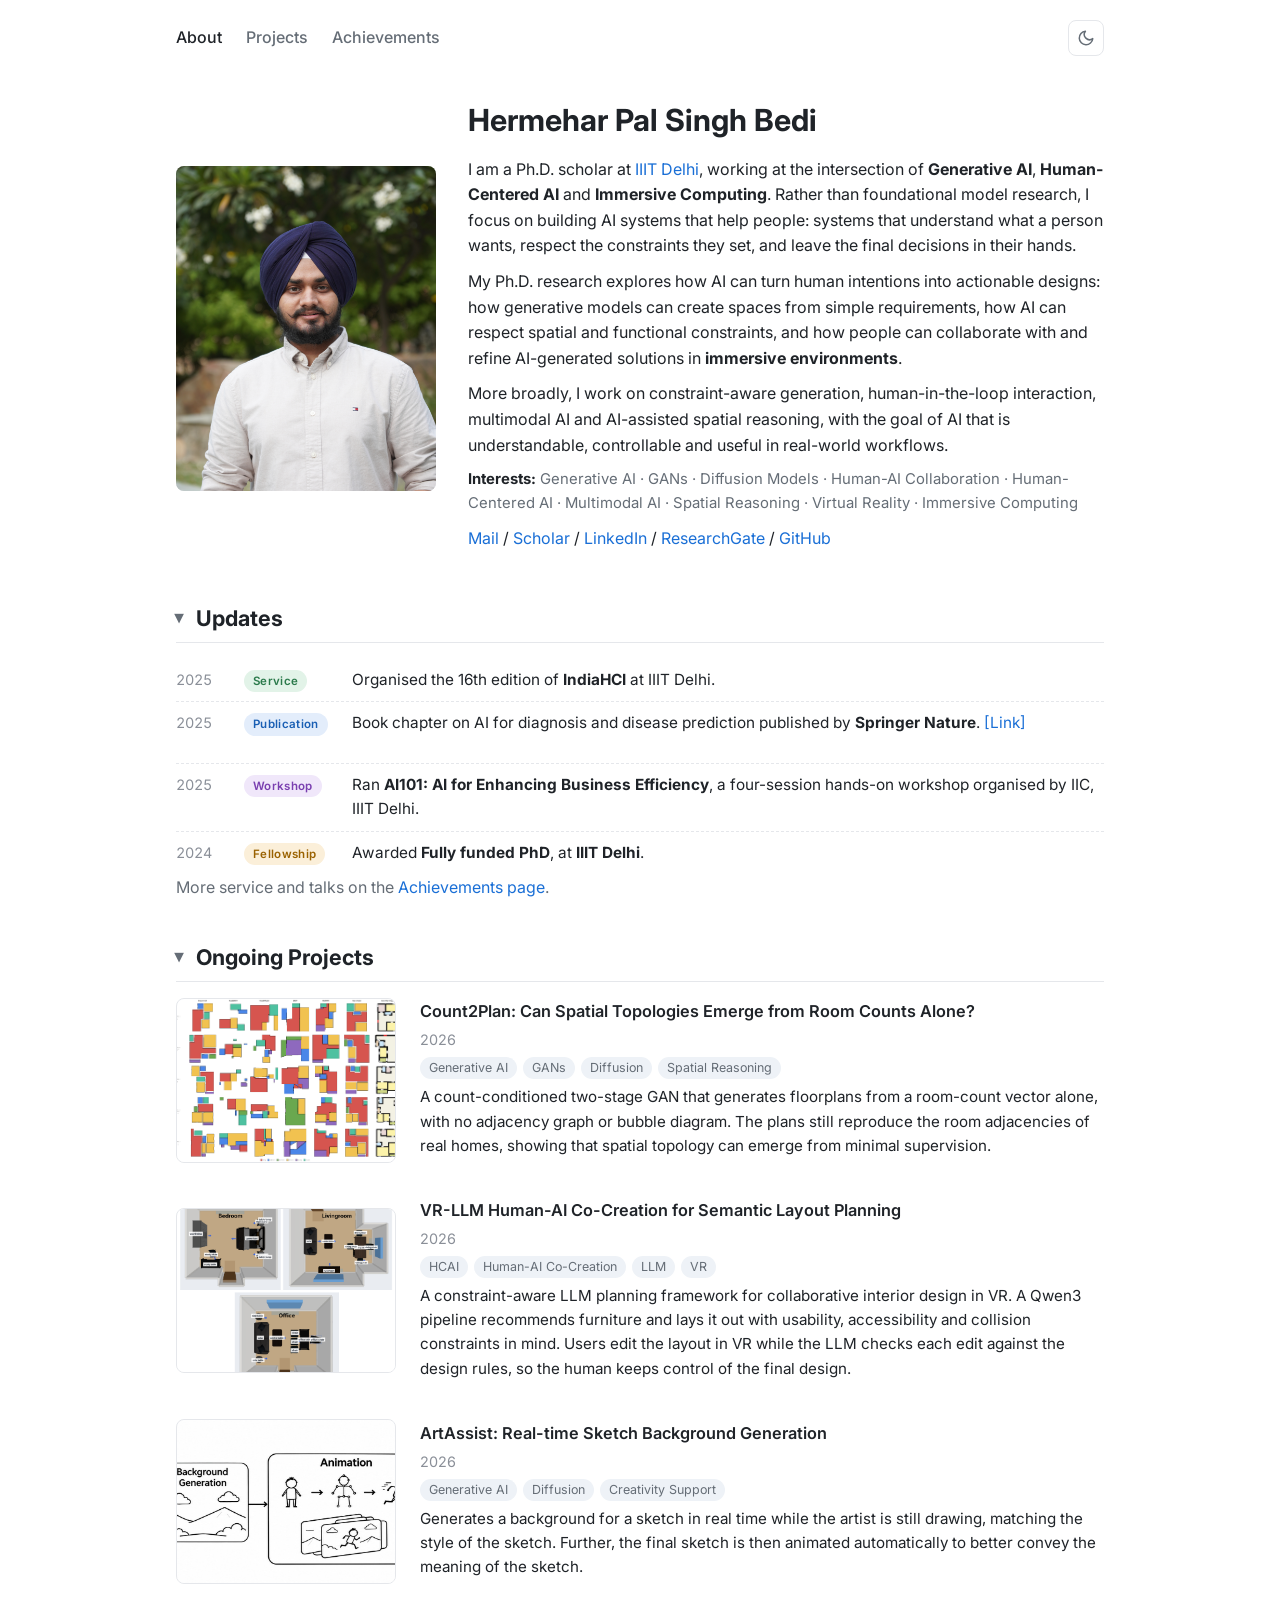
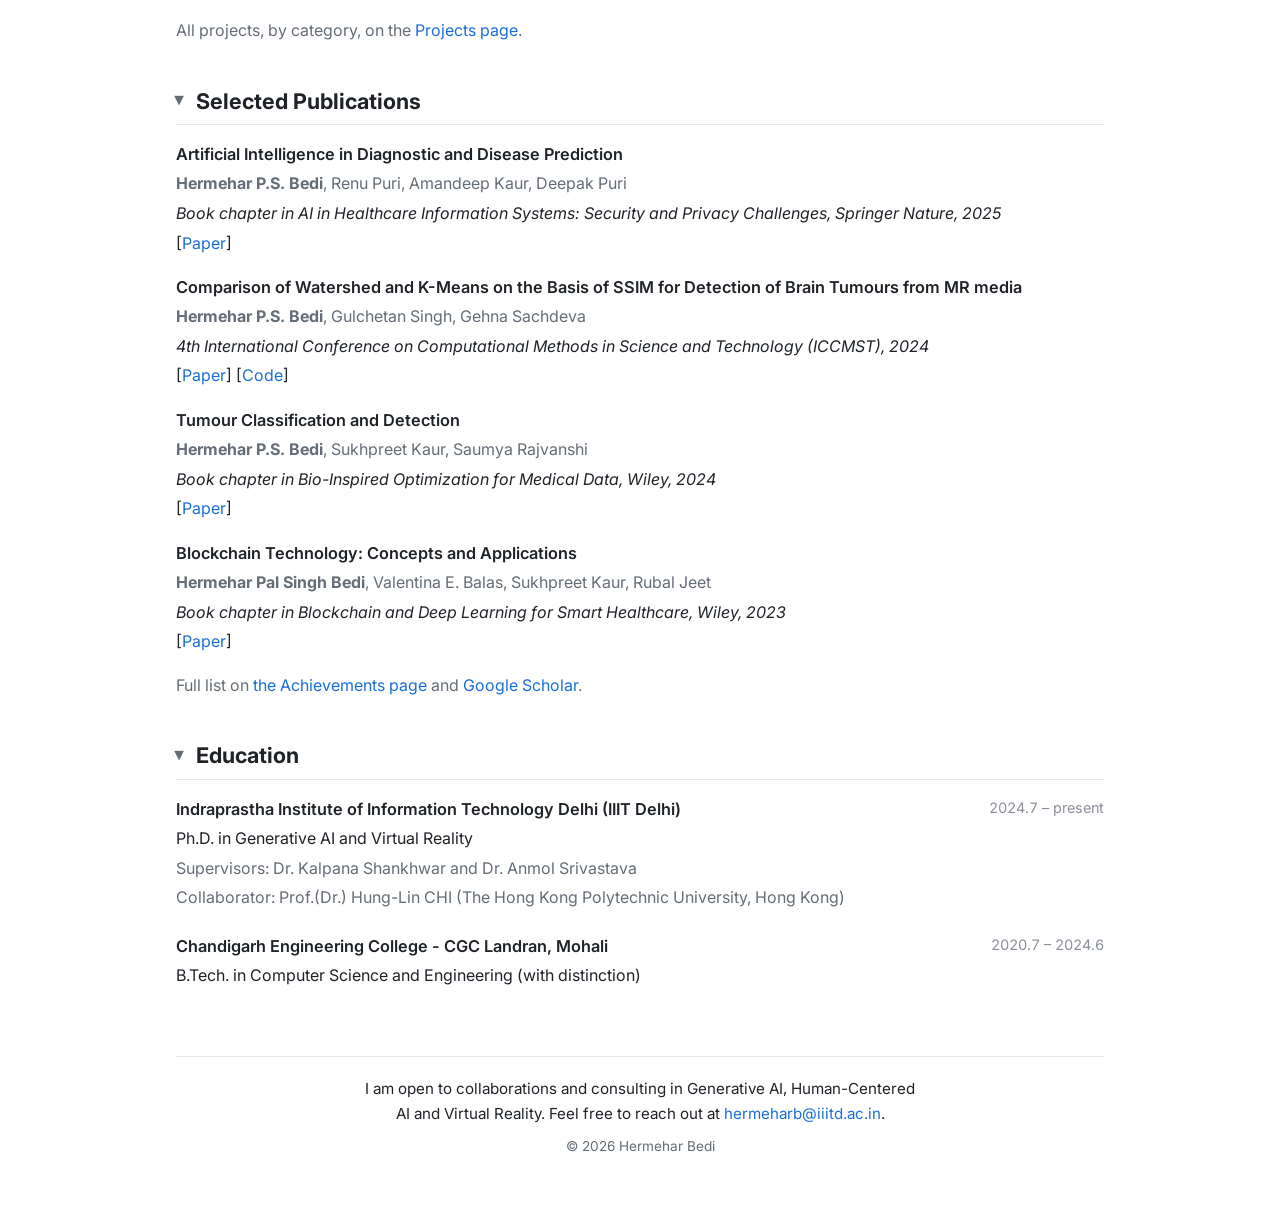
<file: index.html>
<!DOCTYPE html>
<html lang="en">
<head>
  <meta charset="utf-8">
  <meta name="viewport" content="width=device-width, initial-scale=1">
  <title>Hermehar Bedi</title>
  <meta name="description" content="Hermehar Pal Singh Bedi, PhD scholar at IIIT Delhi working on generative AI, human-centered AI and immersive computing.">
  <link rel="preconnect" href="https://fonts.googleapis.com">
  <link href="https://fonts.googleapis.com/css2?family=Inter:wght@400;500;600;700&display=swap" rel="stylesheet">
  <link rel="stylesheet" href="style.css">
  <script src="theme.js"></script>
</head>
<body>
<nav>
  <a href="index.html" class="active">About</a>
  <a href="projects.html">Projects</a>
  <a href="achievements.html">Achievements</a>
  <button id="theme-toggle" class="theme-toggle" type="button" aria-label="Toggle theme">
    <svg class="moon" viewBox="0 0 24 24" fill="none" stroke="currentColor" stroke-width="2" stroke-linecap="round" stroke-linejoin="round"><path d="M21 12.8A9 9 0 1 1 11.2 3a7 7 0 0 0 9.8 9.8z"/></svg>
    <svg class="sun" viewBox="0 0 24 24" fill="none" stroke="currentColor" stroke-width="2" stroke-linecap="round" stroke-linejoin="round"><circle cx="12" cy="12" r="4"/><path d="M12 2v2M12 20v2M4.9 4.9l1.4 1.4M17.7 17.7l1.4 1.4M2 12h2M20 12h2M4.9 19.1l1.4-1.4M17.7 6.3l1.4-1.4"/></svg>
  </button>
</nav>
<main>

  <!-- ============ HEADER ============ -->
  <header class="profile">
    <img class="avatar" id="avatar" src="media/profile.jpeg" alt="Hermehar Bedi"
         onerror="this.style.visibility='hidden'">
    <div>
      <h1>Hermehar Pal Singh Bedi</h1>
      <p>
        I am a Ph.D. scholar at <a href="https://www.iiitd.ac.in/">IIIT Delhi</a>, working at the
        intersection of <b>Generative AI</b>, <b>Human-Centered AI</b> and <b>Immersive Computing</b>.
        Rather than foundational model research, I focus on building AI systems that help people:
        systems that understand what a person wants, respect the constraints they set,
        and leave the final decisions in their hands.
      </p>
      <p>
        My Ph.D. research explores how AI can turn human intentions into actionable designs: how generative models 
        can create spaces from simple requirements, how AI can respect spatial and functional constraints, and 
        how people can collaborate with and refine AI-generated solutions in <b>immersive environments</b>.
      </p>
      <p>
        More broadly, I work on constraint-aware generation, human-in-the-loop interaction,
        multimodal AI and AI-assisted spatial reasoning, with the goal of AI that is understandable,
        controllable and useful in real-world workflows.
      </p>
      <p class="interests">
        <b>Interests:</b> Generative AI · GANs · Diffusion Models · Human-AI Collaboration ·
        Human-Centered AI · Multimodal AI · Spatial Reasoning · Virtual Reality · Immersive Computing
      </p>
      <p class="links">
        <a href="mailto:hermeharb@iiitd.ac.in">Mail</a> /
        <a href="https://scholar.google.co.in/citations?user=ZLsvrkQAAAAJ&hl=en">Scholar</a> /
        <a href="https://www.linkedin.com/in/hermeharbedi">LinkedIn</a> /
        <a href="https://www.researchgate.net/profile/Hermehar-Bedi">ResearchGate</a> /
        <a href="https://github.com/hermeharbedi/Hermehar">GitHub</a> <!-- TODO: confirm username -->
      </p>
    </div>
  </header>

  <!-- ============ UPDATES ============ -->
  <details open>
    <summary>Updates</summary>
    <ul class="news">
      <li>
        <span class="date">2025</span>
        <span class="badge service">Service</span>
        <span class="text">Organised the 16th edition of <b>IndiaHCI</b> at IIIT Delhi.</span>
      </li>
      <li>
        <span class="date">2025</span>
        <span class="badge pub">Publication</span>
        <span class="text">Book chapter on AI for diagnosis and disease prediction published by
          <b>Springer Nature</b>. <a href="https://doi.org/10.1007/978-3-031-84404-1_2">[Link]</a></span>
      </li>
      <li>
        <span class="date">2025</span>
        <span class="badge talk">Workshop</span>
        <span class="text">Ran <b>AI101: AI for Enhancing Business Efficiency</b>, a four-session
          hands-on workshop organised by IIC, IIIT Delhi.</span>
      </li>
      <li>
        <span class="date">2024</span>
        <span class="badge award">Fellowship</span>
        <span class="text">Awarded <b>Fully funded PhD</b>, at <b>IIIT Delhi</b>.</span>
      </li>
    </ul>
    <p class="more">More service and talks on the <a href="achievements.html">Achievements page</a>.</p>
  </details>

  <!-- ============ PROJECTS ============ -->
  <details open>
    <summary>Ongoing Projects</summary>

    <div class="project">
      <div class="thumb">
        <span>Count2Plan</span>
        <img src="media/count2plan.png" alt="Generated floorplans" onerror="this.remove()">
      </div>
      <div class="body">
        <h3>Count2Plan: Can Spatial Topologies Emerge from Room Counts Alone?</h3>
        <p class="meta">2026
        <p class="tags"><span>Generative AI</span><span>GANs</span><span>Diffusion</span><span>Spatial Reasoning</span></p>
        <p class="desc">A count-conditioned two-stage GAN that generates floorplans from a room-count
          vector alone, with no adjacency graph or bubble diagram. The plans still reproduce the room
          adjacencies of real homes, showing that spatial topology can emerge from minimal supervision.</p>
      </div>
    </div>

    <div class="project">
      <div class="thumb">
        <span>VR-LLM Co-Creation</span>
        <img src="media/vr-llm-cocreation.png" alt="Furnished 3D room layout" onerror="this.remove()">
      </div>
      <div class="body">
        <h3>VR-LLM Human-AI Co-Creation for Semantic Layout Planning</h3>
        <p class="meta">2026</p>
        <p class="tags"><span>HCAI</span><span>Human-AI Co-Creation</span><span>LLM</span><span>VR</span></p>
        <p class="desc">A constraint-aware LLM planning framework for collaborative interior design in
          VR. A Qwen3 pipeline recommends furniture and lays it out with usability, accessibility and
          collision constraints in mind. Users edit the layout in VR while the LLM checks each edit
          against the design rules, so the human keeps control of the final design.</p>
      </div>
    </div>

    <div class="project">
      <div class="thumb">
        <span>ArtAssist</span>
        <img src="media/intro.jpeg" alt="ArtAssist sketch background generation" onerror="this.remove()">
      </div>
      <div class="body">
        <h3>ArtAssist: Real-time Sketch Background Generation</h3>
        <p class="meta">2026</p>
        <p class="tags"><span>Generative AI</span><span>Diffusion</span><span>Creativity Support</span></p>
        <p class="desc">Generates a background for a sketch in real time while the artist is still
        drawing, matching the style of the sketch. Further, the final sketch is then animated automatically to better convey the meaning of the sketch.</p>
      </div>
    </div>

    <p class="more">All projects, by category, on the <a href="projects.html">Projects page</a>.</p>
  </details>

  <!-- ============ PUBLICATIONS ============ -->
  <details open>
    <summary>Selected Publications</summary>

    <div class="pub">
      <h3>Artificial Intelligence in Diagnostic and Disease Prediction</h3>
      <p class="authors"><b>Hermehar P.S. Bedi</b>, Renu Puri, Amandeep Kaur, Deepak Puri</p>
      <p class="venue">Book chapter in <i>AI in Healthcare Information Systems: Security and Privacy Challenges</i>, Springer Nature, 2025</p>
      <p class="links">[<a href="https://doi.org/10.1007/978-3-031-84404-1_2">Paper</a>]</p>
    </div>

    <div class="pub">
      <h3>Comparison of Watershed and K-Means on the Basis of SSIM for Detection of Brain Tumours from MR media</h3>
      <p class="authors"><b>Hermehar P.S. Bedi</b>, Gulchetan Singh, Gehna Sachdeva</p>
      <p class="venue">4th International Conference on Computational Methods in Science and Technology (ICCMST), 2024</p>
      <p class="links">[<a href="https://doi.org/10.1201/9781003561651-4">Paper</a>] [<a href="https://github.com/hermeharbedi/Comparison-of-Watershed-and-K-Means-on-basis-of-SSIM-for-detection-of-Brain-Tumours-from-MR-media">Code</a>]</p>
    </div>

    <div class="pub">
      <h3>Tumour Classification and Detection</h3>
      <p class="authors"><b>Hermehar P.S. Bedi</b>, Sukhpreet Kaur, Saumya Rajvanshi</p>
      <p class="venue">Book chapter in <i>Bio-Inspired Optimization for Medical Data</i>, Wiley, 2024</p>
      <p class="links">[<a href="https://doi.org/10.1002/9781394214211.ch4">Paper</a>]</p>
    </div>

    <div class="pub">
      <h3>Blockchain Technology: Concepts and Applications</h3>
      <p class="authors"><b>Hermehar Pal Singh Bedi</b>, Valentina E. Balas, Sukhpreet Kaur, Rubal Jeet</p>
      <p class="venue">Book chapter in <i>Blockchain and Deep Learning for Smart Healthcare</i>, Wiley, 2023</p>
      <p class="links">[<a href="https://doi.org/10.1002/9781119792406.ch1">Paper</a>]</p>
    </div>

    <p class="more">Full list on <a href="achievements.html#publications">the Achievements page</a> and
      <a href="https://scholar.google.co.in/citations?user=ZLsvrkQAAAAJ&hl=en">Google Scholar</a>.</p>
  </details>

  <!-- ============ EDUCATION ============ -->
  <details open>
    <summary>Education</summary>
    <div class="edu">
      <div>
        <h3>Indraprastha Institute of Information Technology Delhi (IIIT Delhi)</h3>
        <p>Ph.D. in Generative AI and Virtual Reality</p>
        <p class="muted">Supervisors: Dr. Kalpana Shankhwar and Dr. Anmol Srivastava</p>
        <p class="muted">Collaborator: Prof.(Dr.) Hung-Lin CHI (The Hong Kong Polytechnic University, Hong Kong)</p>
      </div>
      <span class="date">2024.7 – present</span>
    </div>
    <div class="edu">
      <div>
        <h3>Chandigarh Engineering College - CGC Landran, Mohali</h3>
        <p>B.Tech. in Computer Science and Engineering (with distinction)</p>
      </div>
      <span class="date">2020.7 – 2024.6</span>
    </div>
  </details>

  <footer>
    <p class="collab">I am open to collaborations and consulting in Generative AI, Human-Centered AI
      and Virtual Reality. Feel free to reach out at
      <a href="mailto:hermeharb@iiitd.ac.in">hermeharb@iiitd.ac.in</a>.</p>
    <p>© 2026 Hermehar Bedi</p>
  </footer>
</main>
<script src="profile.js"></script>
</body>
</html>
</file>
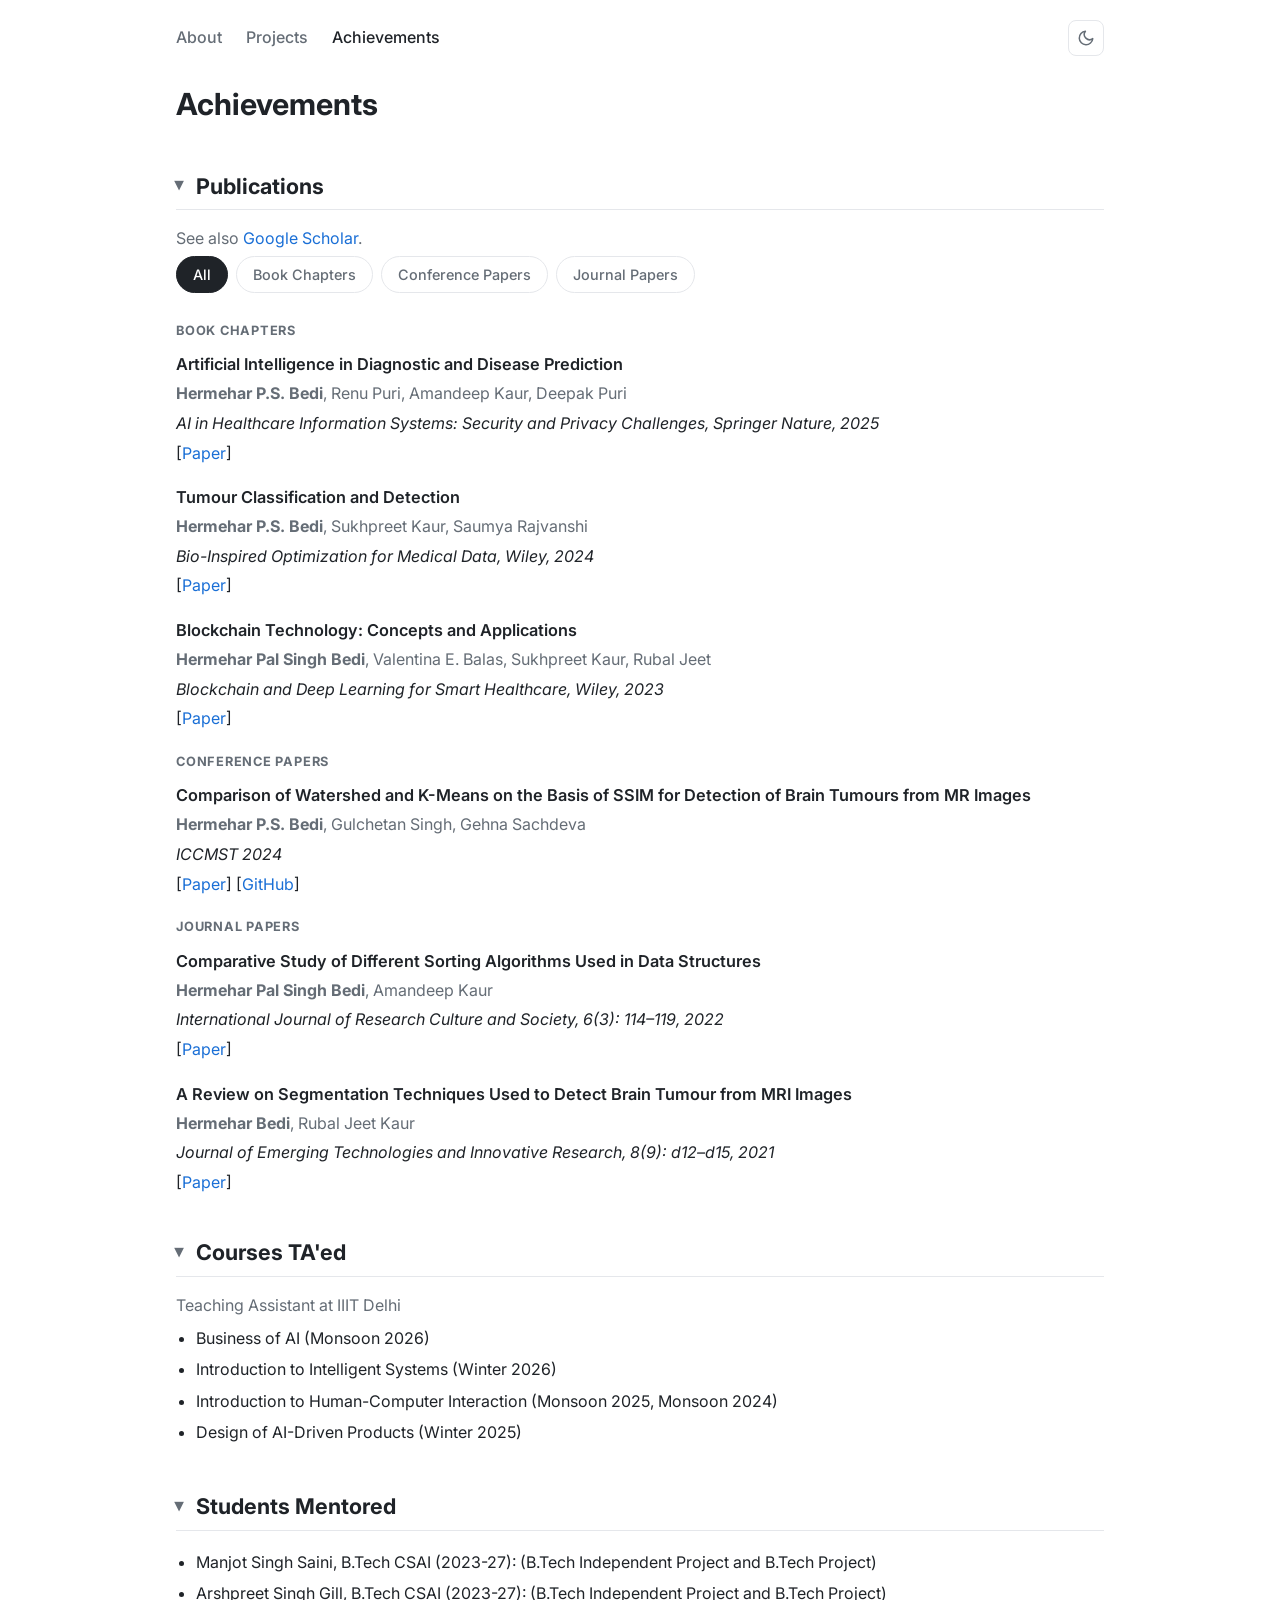
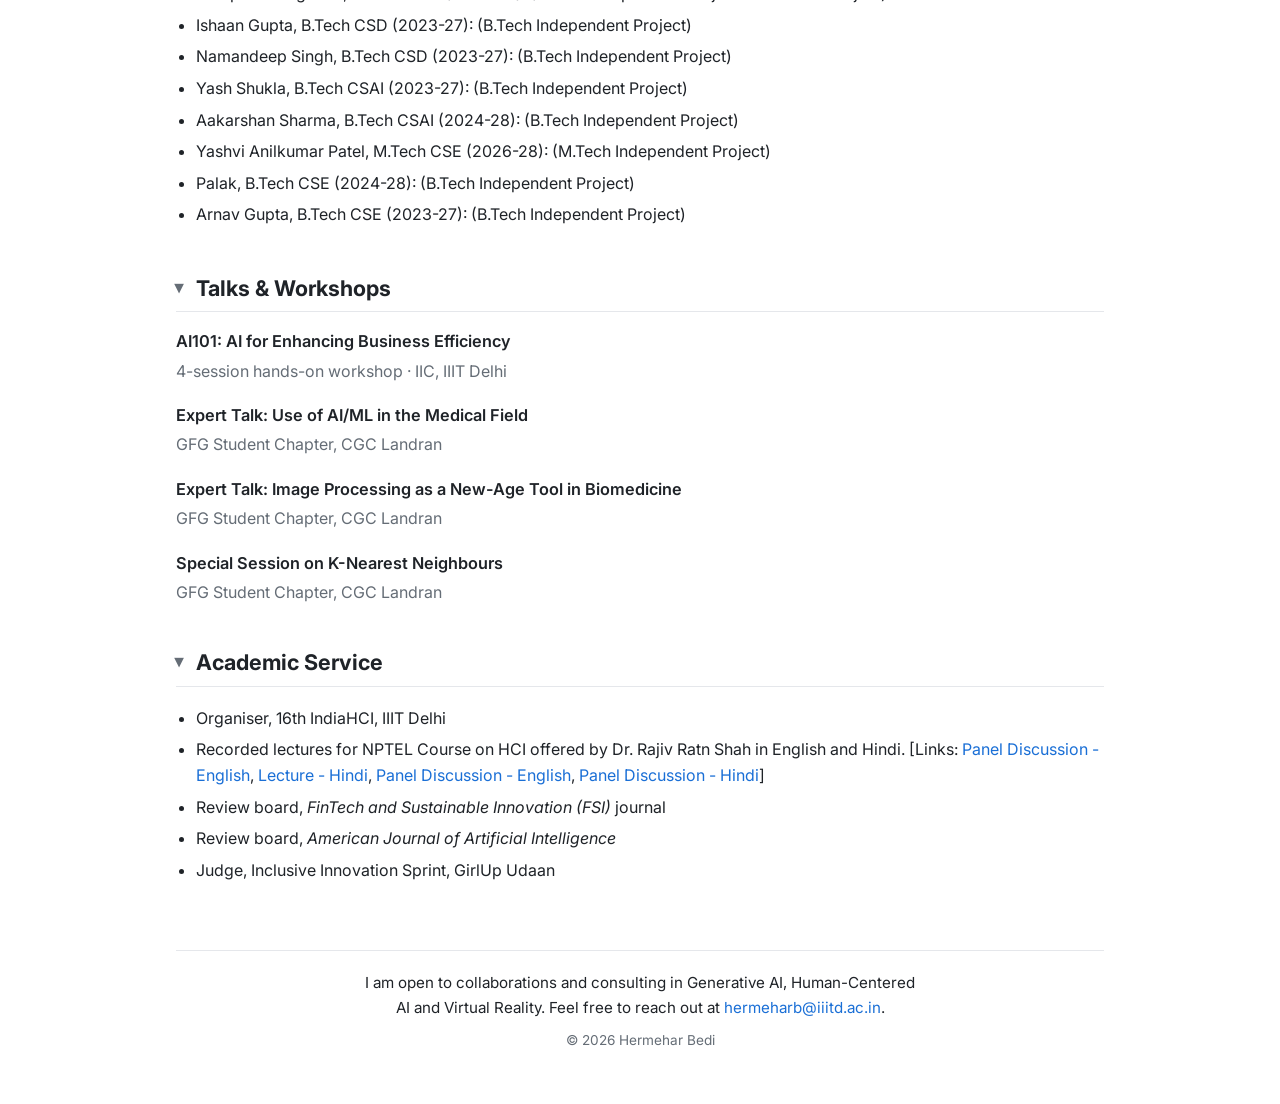
<file: achievements.html>
<!DOCTYPE html>
<html lang="en">
<head>
  <meta charset="utf-8">
  <meta name="viewport" content="width=device-width, initial-scale=1">
  <title>Achievements · Hermehar Bedi</title>
  <meta name="description" content="Publications, teaching, talks and academic service of Hermehar Pal Singh Bedi.">
  <link rel="preconnect" href="https://fonts.googleapis.com">
  <link href="https://fonts.googleapis.com/css2?family=Inter:wght@400;500;600;700&display=swap" rel="stylesheet">
  <link rel="stylesheet" href="style.css">
  <script src="theme.js"></script>
</head>
<body>
<nav>
  <a href="index.html">About</a>
  <a href="projects.html">Projects</a>
  <a href="achievements.html" class="active">Achievements</a>
  <button id="theme-toggle" class="theme-toggle" type="button" aria-label="Toggle theme">
    <svg class="moon" viewBox="0 0 24 24" fill="none" stroke="currentColor" stroke-width="2" stroke-linecap="round" stroke-linejoin="round"><path d="M21 12.8A9 9 0 1 1 11.2 3a7 7 0 0 0 9.8 9.8z"/></svg>
    <svg class="sun" viewBox="0 0 24 24" fill="none" stroke="currentColor" stroke-width="2" stroke-linecap="round" stroke-linejoin="round"><circle cx="12" cy="12" r="4"/><path d="M12 2v2M12 20v2M4.9 4.9l1.4 1.4M17.7 17.7l1.4 1.4M2 12h2M20 12h2M4.9 19.1l1.4-1.4M17.7 6.3l1.4-1.4"/></svg>
  </button>
</nav>
<main>
  <h1>Achievements</h1>

  <!-- ============ PUBLICATIONS ============ -->
  <details open id="publications">
    <summary>Publications</summary>
    <p class="more">See also <a href="https://scholar.google.co.in/citations?user=ZLsvrkQAAAAJ&hl=en">Google Scholar</a>.</p>

    <div class="tabs" role="tablist">
      <button class="tab active" data-filter="all" type="button">All</button>
      <button class="tab" data-filter="book" type="button">Book Chapters</button>
      <button class="tab" data-filter="conference" type="button">Conference Papers</button>
      <button class="tab" data-filter="journal" type="button">Journal Papers</button>
    </div>

    <div class="pubgroup" data-cat="book">
    <h4>Book Chapters</h4>
    <div class="pub">
      <h3>Artificial Intelligence in Diagnostic and Disease Prediction</h3>
      <p class="authors"><b>Hermehar P.S. Bedi</b>, Renu Puri, Amandeep Kaur, Deepak Puri</p>
      <p class="venue"><i>AI in Healthcare Information Systems: Security and Privacy Challenges</i>, Springer Nature, 2025</p>
      <p class="links">[<a href="https://doi.org/10.1007/978-3-031-84404-1_2">Paper</a>]</p>
    </div>
    <div class="pub">
      <h3>Tumour Classification and Detection</h3>
      <p class="authors"><b>Hermehar P.S. Bedi</b>, Sukhpreet Kaur, Saumya Rajvanshi</p>
      <p class="venue"><i>Bio-Inspired Optimization for Medical Data</i>, Wiley, 2024</p>
      <p class="links">[<a href="https://doi.org/10.1002/9781394214211.ch4">Paper</a>]</p>
    </div>
    <div class="pub">
      <h3>Blockchain Technology: Concepts and Applications</h3>
      <p class="authors"><b>Hermehar Pal Singh Bedi</b>, Valentina E. Balas, Sukhpreet Kaur, Rubal Jeet</p>
      <p class="venue"><i>Blockchain and Deep Learning for Smart Healthcare</i>, Wiley, 2023</p>
      <p class="links">[<a href="https://doi.org/10.1002/9781119792406.ch1">Paper</a>]</p>
    </div>
    </div>

    <div class="pubgroup" data-cat="conference">
    <h4>Conference Papers</h4>
    <div class="pub">
      <h3>Comparison of Watershed and K-Means on the Basis of SSIM for Detection of Brain Tumours from MR Images</h3>
      <p class="authors"><b>Hermehar P.S. Bedi</b>, Gulchetan Singh, Gehna Sachdeva</p>
      <p class="venue">ICCMST 2024</p>
      <p class="links">[<a href="https://doi.org/10.1201/9781003561651-4">Paper</a>] [<a href="https://github.com/hermeharbedi/Comparison-of-Watershed-and-K-Means-on-basis-of-SSIM-for-detection-of-Brain-Tumours-from-MR-Images">GitHub</a>]</p>
    </div>
    </div>

    <div class="pubgroup" data-cat="journal">
    <h4>Journal Papers</h4>
    <div class="pub">
      <h3>Comparative Study of Different Sorting Algorithms Used in Data Structures</h3>
      <p class="authors"><b>Hermehar Pal Singh Bedi</b>, Amandeep Kaur</p>
      <p class="venue"><i>International Journal of Research Culture and Society</i>, 6(3): 114–119, 2022</p>
      <p class="links">[<a href="https://ijrcs.org/wp-content/uploads/IJRCS202203021.pdf">Paper</a>]</p>
    </div>
    <div class="pub">
      <h3>A Review on Segmentation Techniques Used to Detect Brain Tumour from MRI Images</h3>
      <p class="authors"><b>Hermehar Bedi</b>, Rubal Jeet Kaur</p>
      <p class="venue"><i>Journal of Emerging Technologies and Innovative Research</i>, 8(9): d12–d15, 2021</p>
      <p class="links">[<a href="https://www.jetir.org/papers/JETIR2109303.pdf">Paper</a>]</p>
    </div>
    </div>
  </details>

  <!-- ============ TEACHING ============ -->
  <details open id="teaching">
    <summary>Courses TA'ed</summary>
    <p class="muted">Teaching Assistant at IIIT Delhi</p>
    <ul class="plain">
      <li>Business of AI (Monsoon 2026)</li>
      <li>Introduction to Intelligent Systems (Winter 2026)</li>
      <li>Introduction to Human-Computer Interaction (Monsoon 2025, Monsoon 2024)</li>
      <li>Design of AI-Driven Products (Winter 2025)</li>
    </ul>
  </details>

    <!-- ============ MENTORING ============ -->
  <details open>
    <summary>Students Mentored</summary>
    <ul class="plain">
      <li>Manjot Singh Saini, B.Tech CSAI (2023-27): (B.Tech Independent Project and B.Tech Project)</li>
      <li>Arshpreet Singh Gill, B.Tech CSAI (2023-27): (B.Tech Independent Project and B.Tech Project)</li>
      <li>Ishaan Gupta, B.Tech CSD (2023-27): (B.Tech Independent Project)</li>
      <li>Namandeep Singh, B.Tech CSD (2023-27): (B.Tech Independent Project)</li>
      <li>Yash Shukla, B.Tech CSAI (2023-27): (B.Tech Independent Project)</li>
      <li>Aakarshan Sharma, B.Tech CSAI (2024-28): (B.Tech Independent Project)</li>
      <li>Yashvi Anilkumar Patel, M.Tech CSE (2026-28): (M.Tech Independent Project)</li>
      <li>Palak, B.Tech CSE (2024-28): (B.Tech Independent Project)</li>
      <li>Arnav Gupta, B.Tech CSE (2023-27): (B.Tech Independent Project)</li>
    </ul>
  </details>

  <!-- ============ TALKS ============ -->
  <details open>
    <summary>Talks &amp; Workshops</summary>
    <div class="pub">
      <h3>AI101: AI for Enhancing Business Efficiency</h3>
      <p class="muted">4-session hands-on workshop · IIC, IIIT Delhi</p>
    </div>
    <div class="pub">
      <h3>Expert Talk: Use of AI/ML in the Medical Field</h3>
      <p class="muted">GFG Student Chapter, CGC Landran</p>
    </div>
    <div class="pub">
      <h3>Expert Talk: Image Processing as a New-Age Tool in Biomedicine</h3>
      <p class="muted">GFG Student Chapter, CGC Landran</p>
    </div>
    <div class="pub">
      <h3>Special Session on K-Nearest Neighbours</h3>
      <p class="muted">GFG Student Chapter, CGC Landran</p>
    </div>
  </details>

  <!-- ============ SERVICE ============ -->
  <details open>
    <summary>Academic Service</summary>
    <ul class="plain">
      <li>Organiser, 16th IndiaHCI, IIIT Delhi</li>
      <li>Recorded lectures for NPTEL Course on HCI offered by Dr. Rajiv Ratn Shah in English and Hindi. [Links: <a href = "https://youtu.be/bGnq8oYbosM?si=ZQyO71aWH_fzq-it">Panel Discussion - English</a>, <a href="https://youtu.be/kaXsgHBvhwk?si=ZS3Z5naGQBbrIguy">Lecture - Hindi</a>, <a href = "https://youtu.be/XWjMqjWmCFU?si=YrY590sM_1HrbbTN">Panel Discussion - English</a>, <a href="https://youtu.be/p4fQ-Shkc2Q?si=YNX8TxHWo0GT_Tqs">Panel Discussion - Hindi</a>]</li>
      <li>Review board, <i>FinTech and Sustainable Innovation (FSI)</i> journal</li>
      <li>Review board, <i>American Journal of Artificial Intelligence</i></li>
      <li>Judge, Inclusive Innovation Sprint, GirlUp Udaan</li>
    </ul>
  </details>

  <footer>
    <p class="collab">I am open to collaborations and consulting in Generative AI, Human-Centered AI
      and Virtual Reality. Feel free to reach out at
      <a href="mailto:hermeharb@iiitd.ac.in">hermeharb@iiitd.ac.in</a>.</p>
    <p>© 2026 Hermehar Bedi</p>
  </footer>
</main>
<script src="filters.js"></script>
</body>
</html>
</file>
<file: style.css>
:root {
  --bg: #ffffff;
  --text: #1f2328;
  --muted: #656d76;
  --link: #1a6fd6;
  --rule: #e5e7eb;
  --date: #8a8f98;
  --chip: #eef2f7;
  --status: #b35900;
  --b-pub: #1a5fb4;     --b-pub-bg: #e3edfb;
  --b-talk: #7a3fb0;    --b-talk-bg: #f0e7fa;
  --b-service: #2b7a4b; --b-service-bg: #e2f3e8;
  --b-award: #9a6200;   --b-award-bg: #fbefd9;
}
@media (prefers-color-scheme: dark) {
  :root:not([data-theme="light"]) {
    --bg: #0f1115;
    --text: #e6e6e6;
    --muted: #9aa3ad;
    --link: #6aa9ff;
    --rule: #2a2e35;
    --date: #7d848e;
    --chip: #1c2129;
    --status: #f0a45d;
    --b-pub: #8cb8ff;     --b-pub-bg: #1a2a42;
    --b-talk: #c9a2f0;    --b-talk-bg: #2c2140;
    --b-service: #86d1a2; --b-service-bg: #183325;
    --b-award: #f0c273;   --b-award-bg: #3a2c12;
  }
}
:root[data-theme="dark"] {
  --bg: #0f1115;
  --text: #e6e6e6;
  --muted: #9aa3ad;
  --link: #6aa9ff;
  --rule: #2a2e35;
  --date: #7d848e;
  --chip: #1c2129;
  --status: #f0a45d;
  --b-pub: #8cb8ff;     --b-pub-bg: #1a2a42;
  --b-talk: #c9a2f0;    --b-talk-bg: #2c2140;
  --b-service: #86d1a2; --b-service-bg: #183325;
  --b-award: #f0c273;   --b-award-bg: #3a2c12;
}

* { box-sizing: border-box; }
html { scroll-behavior: smooth; }
body {
  margin: 0;
  background: var(--bg);
  color: var(--text);
  font: 16px/1.6 "Inter", system-ui, -apple-system, sans-serif;
}
main { max-width: 960px; margin: 0 auto; padding: 24px 16px 48px; }
a { color: var(--link); text-decoration: none; }
a:hover { text-decoration: underline; }
h1 { font-size: 1.9rem; margin: 0 0 12px; }
h3 { font-size: 1.02rem; margin: 0 0 4px; font-weight: 600; }
h4 { margin: 20px 0 10px; font-size: 0.8rem; text-transform: uppercase; letter-spacing: 0.06em; color: var(--muted); }
p { margin: 0 0 4px; }

/* Nav */
nav {
  max-width: 960px; margin: 0 auto; padding: 20px 16px 0;
  display: flex; align-items: center; gap: 24px; font-weight: 500;
}
nav a { color: var(--muted); }
.theme-toggle {
  margin-left: auto;
  display: inline-flex; align-items: center; justify-content: center;
  width: 36px; height: 36px; padding: 0;
  border: 1px solid var(--rule); border-radius: 8px;
  background: transparent; color: var(--muted); cursor: pointer;
}
.theme-toggle:hover { color: var(--text); border-color: var(--muted); }
.theme-toggle svg { width: 18px; height: 18px; }
/* Show the moon in light mode, the sun in dark mode */
.theme-toggle .sun { display: none; }
:root[data-theme="dark"] .theme-toggle .sun { display: block; }
:root[data-theme="dark"] .theme-toggle .moon { display: none; }
@media (prefers-color-scheme: dark) {
  :root:not([data-theme="light"]) .theme-toggle .sun { display: block; }
  :root:not([data-theme="light"]) .theme-toggle .moon { display: none; }
}
nav a.active { color: var(--text); }

/* Header */
.profile { display: flex; gap: 32px; align-items: center; margin-top: 16px; }
.avatar {
  width: 260px; height: 325px; flex-shrink: 0;
  border-radius: 8px; object-fit: cover; object-position: center top;
  background: var(--rule);
}
.profile p { margin-bottom: 10px; }
.lead { font-size: 1.12rem; font-weight: 500; font-style: italic; color: var(--muted); }
.interests { font-size: 0.93rem; color: var(--muted); }
.interests b { color: var(--text); }

/* Collapsible sections */
details { margin-top: 40px; }
summary {
  font-size: 1.35rem; font-weight: 700;
  padding-bottom: 6px; margin-bottom: 16px;
  border-bottom: 1px solid var(--rule);
  cursor: pointer; list-style: none;
  display: flex; align-items: center; gap: 10px;
}
summary::-webkit-details-marker { display: none; }
summary::before {
  content: "▸"; font-size: 0.9em; color: var(--muted);
  transition: transform 0.15s ease;
}
details[open] > summary::before { transform: rotate(90deg); }
summary:hover::before { color: var(--text); }

/* Updates: date | badge | text, wrapped lines stay aligned under the text */
.news { list-style: none; padding: 0; margin: 0; }
.news li {
  display: grid;
  grid-template-columns: 56px 96px 1fr;
  align-items: baseline;
  column-gap: 12px;
  padding: 9px 0;
  border-bottom: 1px dashed var(--rule);
}
.news li:last-child { border-bottom: 0; }
.date { color: var(--date); font-variant-numeric: tabular-nums; white-space: nowrap; font-size: 0.9rem; }
.badge {
  justify-self: start;
  font-size: 0.72rem; font-weight: 600; letter-spacing: 0.03em;
  padding: 2px 9px; border-radius: 999px; white-space: nowrap;
  background: var(--chip); color: var(--muted);
}
.badge.pub     { background: var(--b-pub-bg);     color: var(--b-pub); }
.badge.talk    { background: var(--b-talk-bg);    color: var(--b-talk); }
.badge.service { background: var(--b-service-bg); color: var(--b-service); }
.badge.award   { background: var(--b-award-bg);   color: var(--b-award); }
.news .text { font-size: 0.96rem; }

/* Category tabs */
.intro { max-width: 640px; margin-bottom: 20px; }
.tabs { display: flex; flex-wrap: wrap; gap: 8px; margin: 0 0 28px; }
.tab {
  font: inherit; font-size: 0.9rem; font-weight: 500;
  padding: 6px 16px; border-radius: 999px; cursor: pointer;
  border: 1px solid var(--rule); background: transparent; color: var(--muted);
}
.tab:hover { color: var(--text); border-color: var(--muted); }
.tab.active { background: var(--text); border-color: var(--text); color: var(--bg); }
.bullets { margin: 8px 0 0; padding-left: 18px; font-size: 0.93rem; color: var(--muted); }
.bullets li { padding: 2px 0; }
.project[hidden] { display: none; }

/* Projects: thumbnail + text. The placeholder label sits under the image
   and shows only when the image file is missing. */
.project { display: flex; gap: 24px; margin-bottom: 34px; align-items: center; }
.project .body { flex: 1; min-width: 0; }
.thumb {
  position: relative; flex-shrink: 0;
  width: 220px; aspect-ratio: 4 / 3;
  border: 1px solid var(--rule); border-radius: 8px; overflow: hidden;
  background: linear-gradient(135deg, var(--chip), var(--bg));
  display: flex; align-items: center; justify-content: center;
}
.thumb span {
  padding: 0 14px; text-align: center;
  font-size: 0.85rem; font-weight: 600; color: var(--muted);
}
.thumb img {
  position: absolute; inset: 0;
  width: 100%; height: 100%; object-fit: cover;
  background: #fff;
}

.meta { color: var(--date); font-size: 0.9rem; }
.status { color: var(--status); font-weight: 500; }
.tags { display: flex; flex-wrap: wrap; gap: 6px; margin: 6px 0; }
.tags span {
  background: var(--chip); color: var(--muted);
  font-size: 0.78rem; padding: 1px 9px; border-radius: 999px;
}
.pub { margin-bottom: 18px; }
.authors { color: var(--muted); }
.venue { font-style: italic; }
.desc { font-size: 0.95rem; }
.links { margin-top: 4px; }
.more { color: var(--muted); }
.plain { padding-left: 20px; margin: 0; }
.plain li { padding: 3px 0; }

/* Education */
.edu { display: flex; justify-content: space-between; gap: 16px; margin-bottom: 18px; }
.muted { color: var(--muted); }

footer {
  margin-top: 64px; padding-top: 20px;
  border-top: 1px solid var(--rule);
  color: var(--muted); font-size: 0.85rem; text-align: center;
}
footer .collab { color: var(--text); font-size: 0.95rem; max-width: 560px; margin: 0 auto 10px; }

@media (max-width: 640px) {
  .profile { flex-direction: column; align-items: flex-start; }
  .avatar { width: 200px; height: 250px; }
  .edu { flex-direction: column; gap: 2px; }
  .project { flex-direction: column; gap: 12px; align-items: stretch; }
  .thumb { width: 100%; }
  .news li { grid-template-columns: auto 1fr; row-gap: 4px; }
  .news .text { grid-column: 1 / -1; }
  .news .date:empty { display: none; }
}
</file>
